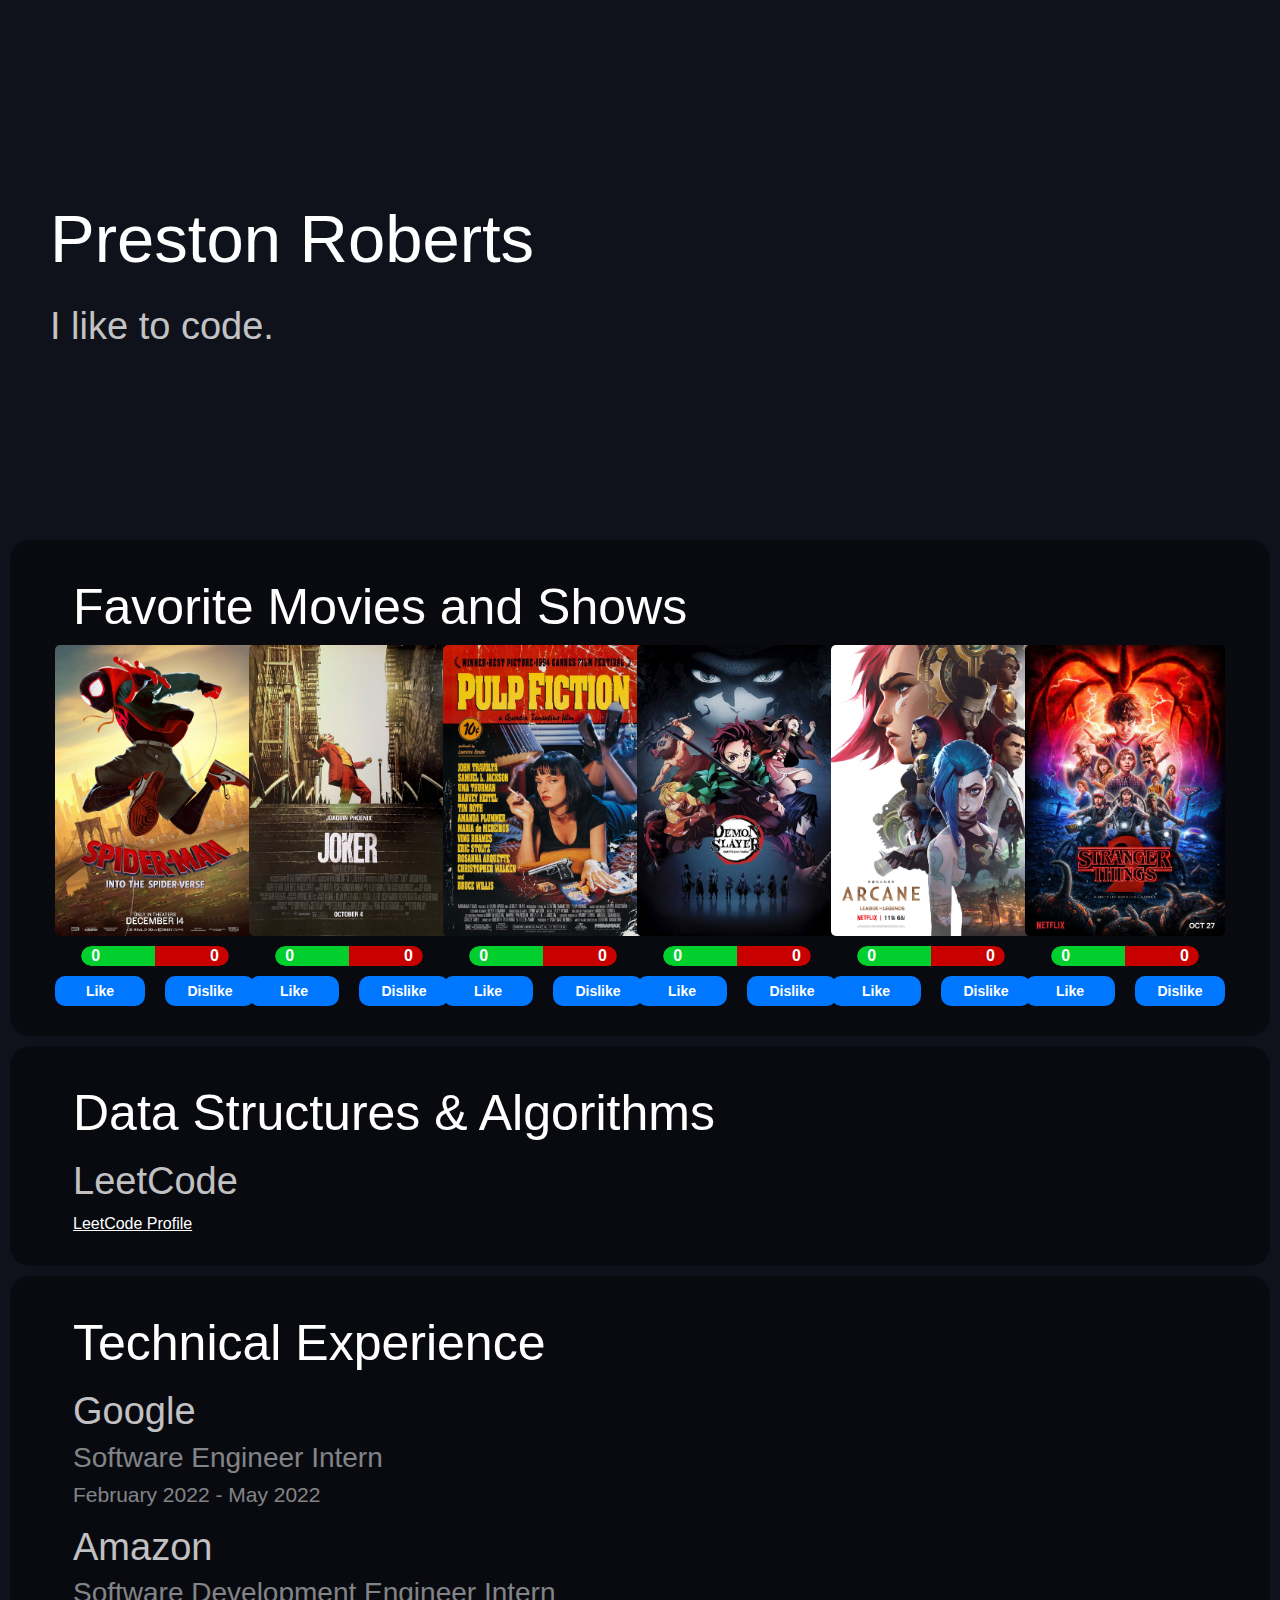
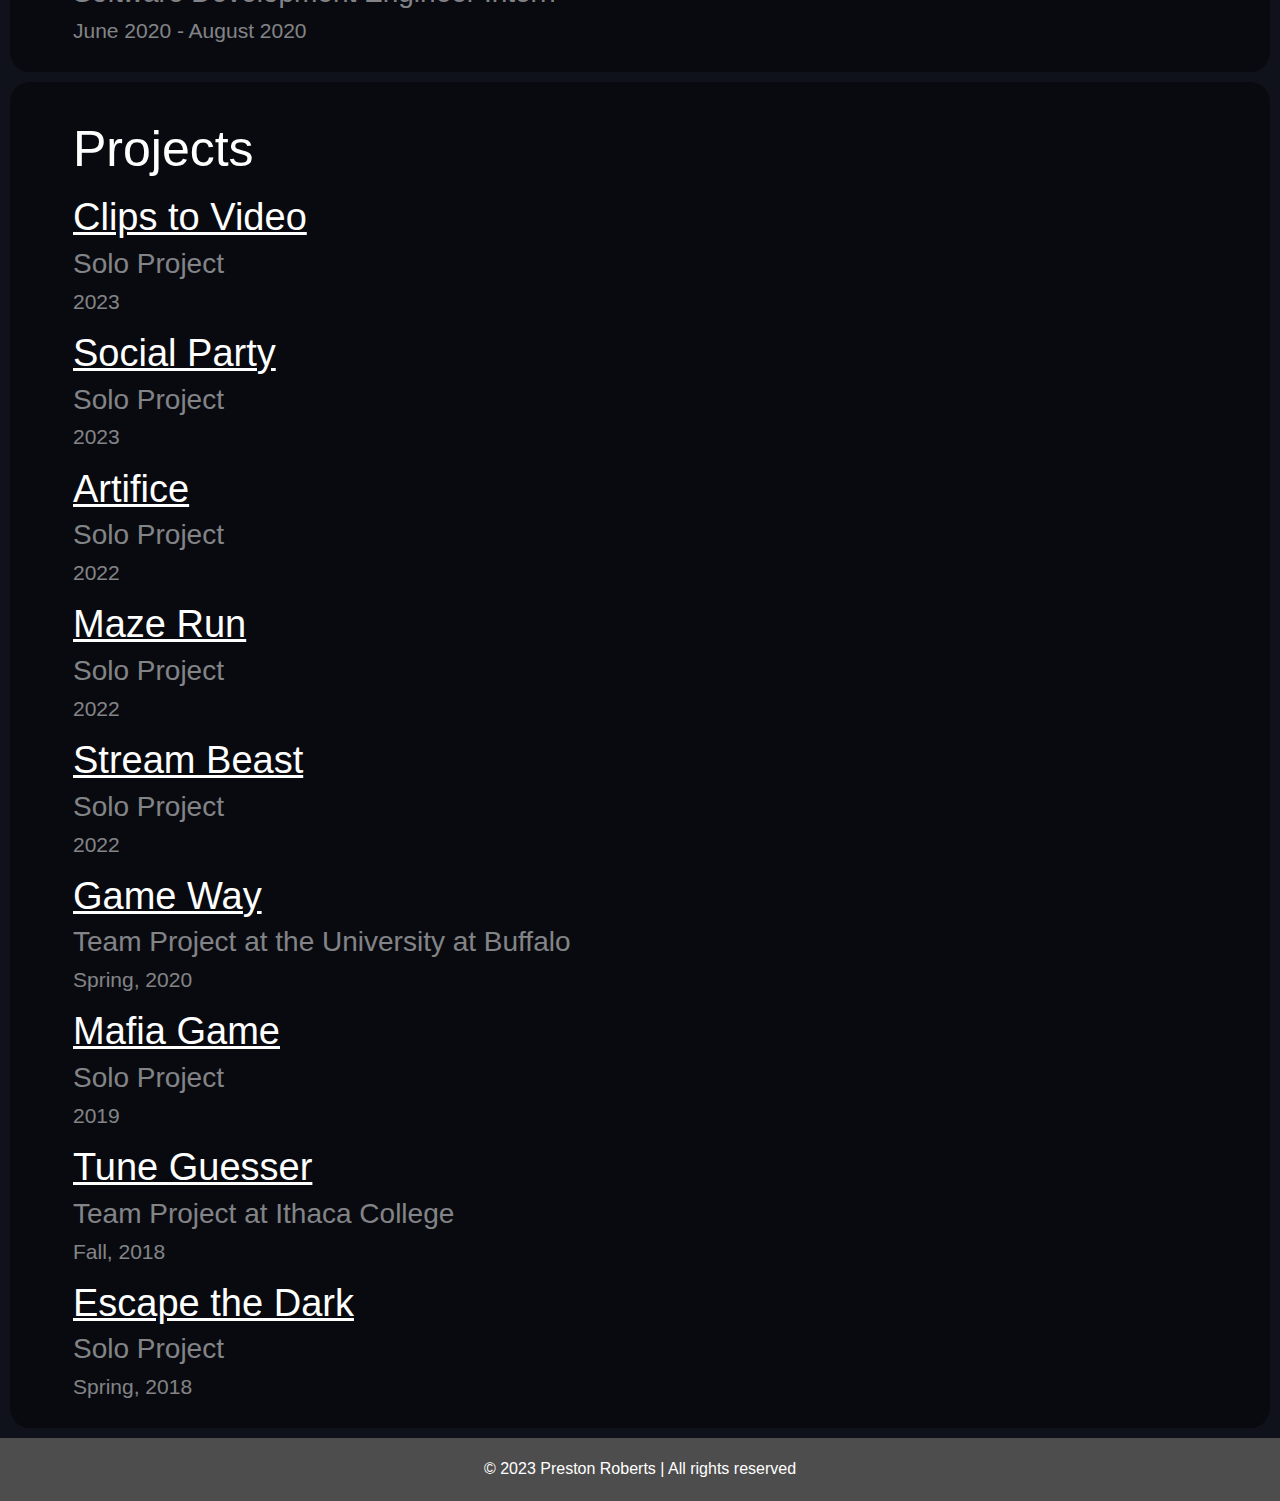
<file: index.html>
<!DOCTYPE html>
<html lang="en">
	<head>
		<meta charset="UTF-8" />
		<meta name="viewport" content="width=device-width, initial-scale=1.0" />
		<title>Preston Roberts</title>

		<link
			rel="stylesheet"
			href="https://maxcdn.bootstrapcdn.com/bootstrap/3.3.7/css/bootstrap.min.css"
			integrity="sha384-BVYiiSIFeK1dGmJRAkycuHAHRg32OmUcww7on3RYdg4Va+PmSTsz/K68vbdEjh4u"
			crossorigin="anonymous"
		/>
		<link
			rel="stylesheet"
			href="https://use.fontawesome.com/releases/v5.8.1/css/all.css"
			integrity="sha384-50oBUHEmvpQ+1lW4y57PTFmhCaXp0ML5d60M1M7uH2+nqUivzIebhndOJK28anvf"
			crossorigin="anonymous"
		/>
		<link rel="stylesheet" href="styles.css" />

		<script src="js/script.js"></script>
		<script src="js/jquery-3.7.0.min.js"></script>
	</head>
	<body>
		<div id="moon-glow"></div>

		<header>
			<h1 class="title">Preston Roberts</h1>
			<h3 class="subtitle">I like to code.</h3>
		</header>

		<main>
			<!-- My Favorite Movies and Shows -->
			<section>
				<div class="container custom-container">
					<h2>Favorite Movies and Shows</h2>
					<div class="row">
						<div class="col-lg-2 col-sm-4 col-xs-12 movie-block">
							<img
								src="images/spider-man.jpg"
								alt="'Spider-Man: Into the Spider-Verse' Poster"
							/>
							<div class="vote-bar">
								<span class="like-count">0</span>
								<span class="dislike-count">0</span>
								<div class="like-bar"></div>
								<div class="dislike-bar"></div>
							</div>
							<div class="rate" id="spider-man">
								<button class="btn btn-primary">
									<i class="fa fa-thumbs-up"></i> Like
								</button>
								<button class="btn btn-primary">
									<i class="fa fa-thumbs-down"></i> Dislike
								</button>
							</div>
						</div>
						<div class="col-lg-2 col-sm-4 col-xs-12 movie-block">
							<img src="images/joker.jpg" alt="'Joker' Poster" />
							<div class="vote-bar">
								<span class="like-count">0</span>
								<span class="dislike-count">0</span>
								<div class="like-bar"></div>
								<div class="dislike-bar"></div>
							</div>
							<div class="rate" id="joker">
								<button class="btn btn-primary">
									<i class="fa fa-thumbs-up"></i> Like
								</button>
								<button class="btn btn-primary">
									<i class="fa fa-thumbs-down"></i> Dislike
								</button>
							</div>
						</div>
						<div class="col-lg-2 col-sm-4 col-xs-12 movie-block">
							<img
								src="images/pulp-fiction.jpg"
								alt="'Pulp Fiction' Poster"
							/>
							<div class="vote-bar">
								<span class="like-count">0</span>
								<span class="dislike-count">0</span>
								<div class="like-bar"></div>
								<div class="dislike-bar"></div>
							</div>
							<div class="rate" id="pulp-fiction">
								<button class="btn btn-primary">
									<i class="fa fa-thumbs-up"></i> Like
								</button>
								<button class="btn btn-primary">
									<i class="fa fa-thumbs-down"></i> Dislike
								</button>
							</div>
						</div>
						<div class="col-lg-2 col-sm-4 col-xs-12 movie-block">
							<img
								src="images/demon-slayer.jpg"
								alt="'Demon Slayer' Poster"
							/>
							<div class="vote-bar">
								<span class="like-count">0</span>
								<span class="dislike-count">0</span>
								<div class="like-bar"></div>
								<div class="dislike-bar"></div>
							</div>
							<div class="rate" id="demon-slayer">
								<button class="btn btn-primary">
									<i class="fa fa-thumbs-up"></i> Like
								</button>
								<button class="btn btn-primary">
									<i class="fa fa-thumbs-down"></i> Dislike
								</button>
							</div>
						</div>
						<div class="col-lg-2 col-sm-4 col-xs-12 movie-block">
							<img
								src="images/arcane.jpg"
								alt="'Arcane' Poster"
							/>
							<div class="vote-bar">
								<span class="like-count">0</span>
								<span class="dislike-count">0</span>
								<div class="like-bar"></div>
								<div class="dislike-bar"></div>
							</div>
							<div class="rate" id="arcane">
								<button class="btn btn-primary">
									<i class="fa fa-thumbs-up"></i> Like
								</button>
								<button class="btn btn-primary">
									<i class="fa fa-thumbs-down"></i> Dislike
								</button>
							</div>
						</div>
						<div class="col-lg-2 col-sm-4 col-xs-12 movie-block">
							<img
								src="images/stranger-things.jpg"
								alt="'Stranger Things' Poster"
							/>
							<div class="vote-bar">
								<span class="like-count">0</span>
								<span class="dislike-count">0</span>
								<div class="like-bar"></div>
								<div class="dislike-bar"></div>
							</div>
							<div class="rate" id="stranger-things">
								<button class="btn btn-primary">
									<i class="fa fa-thumbs-up"></i> Like
								</button>
								<button class="btn btn-primary">
									<i class="fa fa-thumbs-down"></i> Dislike
								</button>
							</div>
						</div>
					</div>
				</div>
			</section>

			<!-- Algorithms -->
			<section>
				<div class="container">
					<h2>Data Structures & Algorithms</h2>
					<div class="element">
						<h3>LeetCode</h3>
						<a
							href="https://leetcode.com/PrestonRobertsL/"
							target="_blank"
							>LeetCode Profile</a
						>
					</div>
				</div>
			</section>

			<!-- Technical Experience -->
			<section>
				<div class="container">
					<h2>Technical Experience</h2>
					<div class="element">
						<h3>Google</h3>
						<h4>Software Engineer Intern</h4>
						<h5>February 2022 - May 2022</h5>
					</div>
					<div class="element">
						<h3>Amazon</h3>
						<h4>Software Development Engineer Intern</h4>
						<h5>June 2020 - August 2020</h5>
                    </div>
				</div>
			</section>

			<!-- Projects -->
			<section>
				<div class="container" id="projects">
					<h2>Projects</h2>
                    <div class="element">
                        <h3>
                            <a
                                href="https://github.com/PrestonRoberts/clips-to-video"
                                target="_blank"
                            >
                                Clips to Video
                            </a>
                        </h3>
                        <h4>Solo Project</h4>
                        <h5>2023</h5>
                    </div>
                    <div class="element">
                        <h3>
                            <a
                                href="https://github.com/PrestonRoberts/social_party"
                                target="_blank"
                            >
                                Social Party
                            </a>
                        </h3>
                        <h4>Solo Project</h4>
                        <h5>2023</h5>
                    </div>
                    <div class="element">
                        <h3>
                            <a
                                href="https://github.com/PrestonRoberts/artifice"
                                target="_blank"
                            >
                                Artifice
                            </a>
                        </h3>
                        <h4>Solo Project</h4>
                        <h5>2022</h5>
                    </div>

                    <div class="element">
                        <h3>
                            <a
                                href="https://prestonroberts.itch.io/maze-run"
                                target="_blank"
                            >
                                Maze Run
                            </a>
                        </h3>
                        <h4>Solo Project</h4>
                        <h5>2022</h5>
                    </div>

                    <div class="element">
                        <h3>
                            <a
                                href="https://github.com/PrestonRoberts/stream-beast"
                                target="_blank"
                            >
                                Stream Beast
                            </a>
                        </h3>
                        <h4>Solo Project</h4>
                        <h5>2022</h5>
                    </div>

                    <div class="element">
                        <h3>
                            <a
                                href="https://github.com/cse442-at-ub/cse442-semester-project-team-gameway"
                                target="_blank"
                            >
                                Game Way
                            </a>
                        </h3>
                        <h4>Team Project at the University at Buffalo</h4>
                        <h5>Spring, 2020</h5>
                    </div>

                    <div class="element">
                        <h3>
                            <a
                                href="https://github.com/PrestonRoberts/mafia-1"
                                target="_blank"
                            >
                                Mafia Game
                            </a>
                        </h3>
                        <h4>Solo Project</h4>
                        <h5>2019</h5>
                    </div>

                    <div class="element">
                        <h3>
                            <a
                                href="https://github.com/JohnHHunter/Tune-Guesser"
                                target="_blank"
                            >
                                Tune Guesser
                            </a>
                        </h3>
                        <h4>Team Project at Ithaca College</h4>
                        <h5>Fall, 2018</h5>
                    </div>

                    <div class="element">
                        <h3>
                            <a
                                href="escape_the_dark/EscapeTheDark.html"
                                target="_blank"
                            >
                                Escape the Dark
                            </a>
                        </h3>
                        <h4>Solo Project</h4>
                        <h5>Spring, 2018</h5>
                    </div>
				</div>
			</section>
		</main>

		<footer>
			<p class="text-center">© 2023 Preston Roberts | All rights reserved</p>
		</footer>
	</body>
</html>
</file>
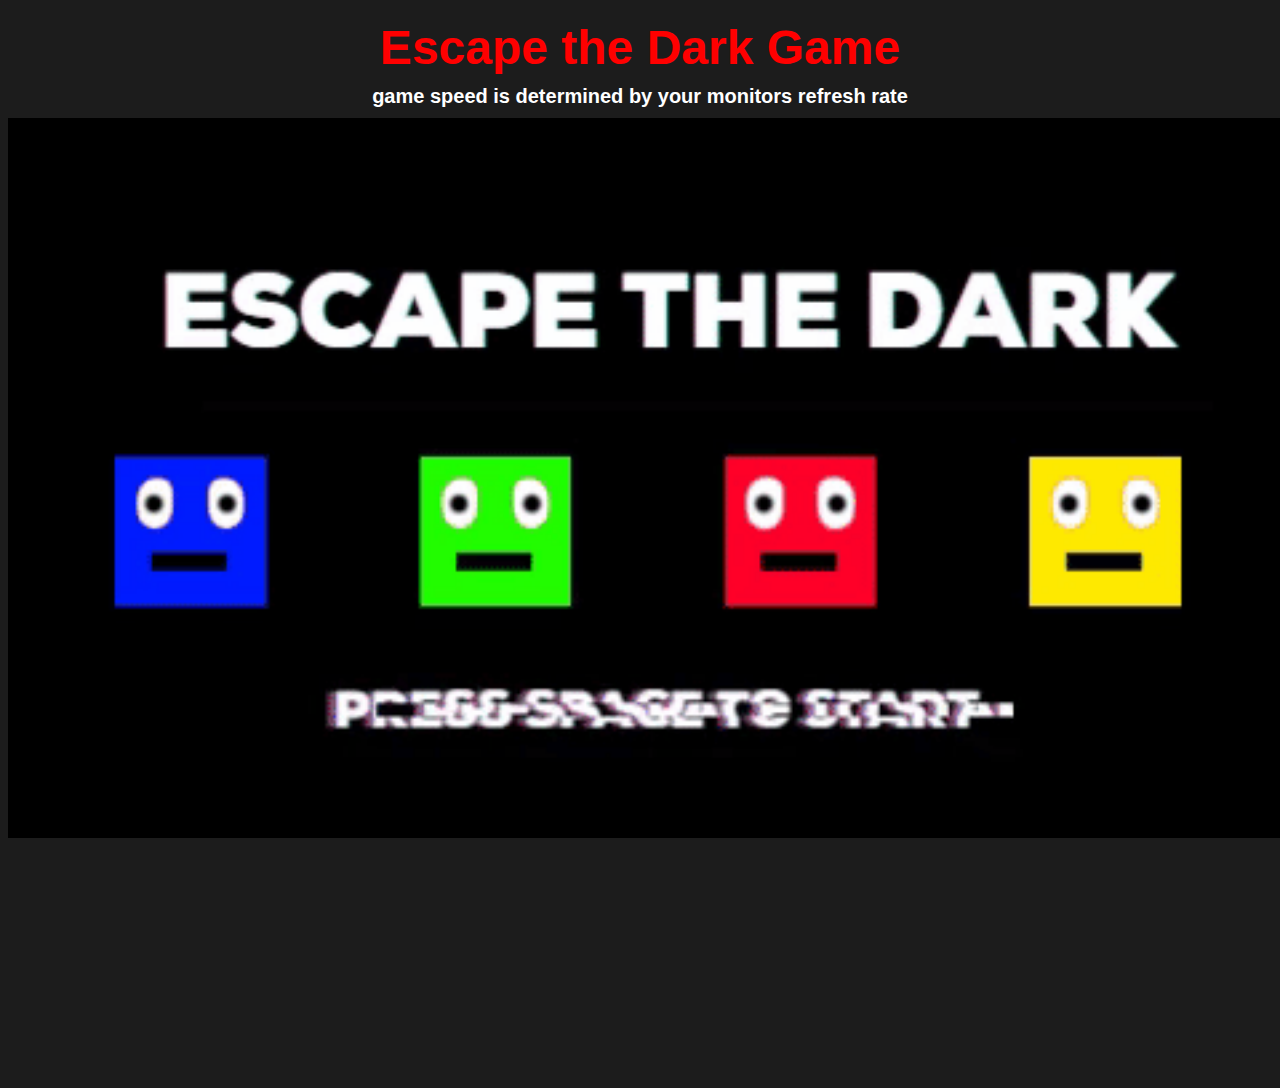
<file: escape_the_dark/EscapeTheDark.html>
<!DOCTYPE html>
<html>
  <head>
    <meta http-equiv="Content-Type" content="text/html; charset=utf-8" />
    <title>Escape the Dark</title>

    <!-- link in style sheets -->
    <link href="css/escape.css" type="text/css" rel="stylesheet" />

    <!-- include JS scripts -->
    <script src="js/modernizr.js"></script>
    <script type="text/javascript" src="js/EscapeTheDark.js"></script>

</head>

<body style="overflow:hidden;">
    <h1>Escape the Dark Game</h1>
    <h2>game speed is determined by your monitors refresh rate</h2>
    
    <center><img src="images/Home.gif" id="title" width="1280"></center>
    
    
    <!-- Canvas -->
    <canvas id = "myCanvas" width = "0" height = "0" class = "center-block" >
    Your browser doesn 't support Canvas. 
    </canvas>
    <!-- ^ End Canvas -->
    
    <!-- ^ End Instructions-->
    <!-- Font Fix Section -->
    <!-- We need to use each font on the page to use it on the canvas -->
    <div id="fontFix">
        <p class="font-Hans">Black Han Sans</p>
        <p class="font-PT">PT Serif</p>
        <p class="font-Shirk">Shrikhand</p>
        <p class="font-Marker">Permanent Marker</p>
    </div>
    <!-- ^ End FontFix -->
    

</body>
</html>
</file>
<file: styles.css>
*,
::before,
::after {
	padding: 0;
	margin: 0;
	box-sizing: border-box;
}

body {
	background: rgb(15, 18, 27);
	color: #ffffff;
	font-size: 16px;
	font-family: sans-serif;
}
h1,
h2 {
	color: #ffffff;
}

h1 {
	font-size: 67px;
}

h2 {
	font-size: 50px;
}

h3 {
	font-size: 38px;
	color: rgba(255, 255, 255, 0.75);
}

h4 {
	font-size: 28px;
	color: rgba(255, 255, 255, 0.5);
}

h5 {
	font-size: 21px;
	color: rgba(255, 255, 255, 0.5);
}

a {
	color: #ffffff;
	text-decoration: underline;
}

@media only screen and (max-width: 700px) {
	h1 {
		font-size: 42px;
	}

	h2 {
		font-size: 31px;
	}

	h3 {
		font-size: 23px;
	}

	h4 {
		font-size: 18px;
	}

	h5 {
		font-size: 14px;
	}
}

/* Customize scrollbar */
::-webkit-scrollbar {
	width: 8px;
}

::-webkit-scrollbar-track {
	background: #f1f1f1;
}

::-webkit-scrollbar-thumb {
	background: #888;
}

::-webkit-scrollbar-thumb:hover {
	background: #555;
}

/* Header */
header {
	display: flex;
	flex-direction: column;
	justify-content: center;
	padding: 200px 50px;
	height: calc(60vh);
}

/* Sections */
section {
	margin: 0 10px 10px;
	background-color: #0000006b;
	padding: 20px 0;
	display: flex;
	justify-content: center;
	border-radius: 20px;
}

.element,
.sub-element {
	margin: 10px 0;
}

.container {
	margin: 0;
	width: 100%;
	height: 100%;
	padding: 0 5% 0;
}

.text-center {
	margin: 0;
}

/* Movie Section */
.movie-block {
	margin-bottom: 10px;
	display: flex;
	flex-direction: column;
	align-items: center;
}

.movie-block img {
	min-width: 200px;
	max-width: 100%;
	margin-bottom: 10px;
	border-radius: 0.5rem;
}

.vote-bar {
	position: relative;
	width: 90%;
	height: 20px;
	margin-bottom: 10px;
	border-radius: 1rem;
	overflow: hidden;
}

.like-bar,
.dislike-bar {
	position: absolute;
	top: 0;
	bottom: 0;
	width: 50%;
	border-radius: 10px;
	margin: 0;
}

.like-bar {
	left: 0;
	background-color: #00cf2d;
	border-top-right-radius: 0;
	border-bottom-right-radius: 0;
}

.dislike-bar {
	right: 0;
	background-color: #c90000;
	border-top-left-radius: 0;
	border-bottom-left-radius: 0;
}

.like-count,
.dislike-count {
	position: absolute;
	top: 50%;
	transform: translateY(-50%);
	font-weight: bold;
	text-align: center;
	z-index: 1;
}

.like-count {
	left: 10px;
}

.dislike-count {
	right: 10px;
}

.rate {
	display: flex;
	justify-content: center;
}

.rate .btn {
	margin: 0 10px;
	width: 90px;
	font-weight: bold;
	padding: 0.5rem;
	border: none;
	border-radius: 1rem;
	background-color: #0077ff;
}

/* Projects section */
#projects .list-group-item {
	background-color: #00000a60;
	margin: 0;
	padding: 10px;
	border: none;
}

#projects .list-group-item:hover {
	background-color: #0d1d31;
}

#projects .list-group-item:first-of-type {
	border-radius: 20px 20px 0 0;
}

#projects .list-group-item:last-of-type {
	border-radius: 0 0 20px 20px;
}

/* Footer */
footer {
	padding: 20px;
	background-color: #4d4d4d;
}
</file>
<file: escape_the_dark/css/escape.css>
/* -------------------------------------------------------------- */
/* Fonts */

/* find fonts that you like from https://www.google.com/fonts/ and include them here*/
@import url('https://fonts.googleapis.com/css?family=Black+Han+Sans|PT+Serif|Permanent+Marker|Shrikhand');

/*
font-family: 'Black Han Sans', sans-serif;
font-family: 'PT Serif', serif;
font-family: 'Shrikhand', cursive;
font-family: 'Permanent Marker', cursive;
*/
/* -------------------------------------------------------------- */
/*Colors*/
/* https://coolors.co/000000-1c1c1c-1b0033-003300-330000 */
/* -------------------------------------------------------------- */

body {
    color: #ffffff; 
    background-color: #1C1C1C;
    margin-top: 20px;
    font-size: 24px;
    font-family: sans-serif;
}

p{
    margin-left: 300px;
}

h1{
    text-align: center;
    margin-top: 0;
    color: red;
    margin: 0;
}

h2 {
    font-size: 20px;
    text-align: center;
    margin: 10px;
}

h4{
    margin-left: 4rem;
    font-size: 25px;
    margin-top: 0px;
    margin-bottom: 0px;
}

/* unvisited link */
a:link {
    color: white;
    text-decoration: none;
}

/* visited link */
a:visited {
    color: white;
    text-decoration: none;
}

/* mouse over link */
a:hover {
    color: gray;
    text-decoration: none;
}

/* selected link */
a:active {
    color: white;
    text-decoration: none;
}

/* -------------------------------------------------------------- */

#fontFix {
    visibility: hidden;	   /* hide this section */
}

.font-Hans {
    font-family: 'Black Han Sans', sans-serif; 
}

.font-PT {
    font-family: 'PT Serif', serif;
}

.font-Shirk {
    font-family: 'Shrikhand', cursive;
}

.font-Marker {
    font-family: 'Permanent Marker', cursive;
}


/* -------------------------------------------------------------- */

#myCanvas {
    
}

/* -------------------------------------------------------------- */
.center-text {
    text-align: center;
}

.center-block {
    display: block;
    margin-left: auto;
    margin-right: auto;
}
</file>
